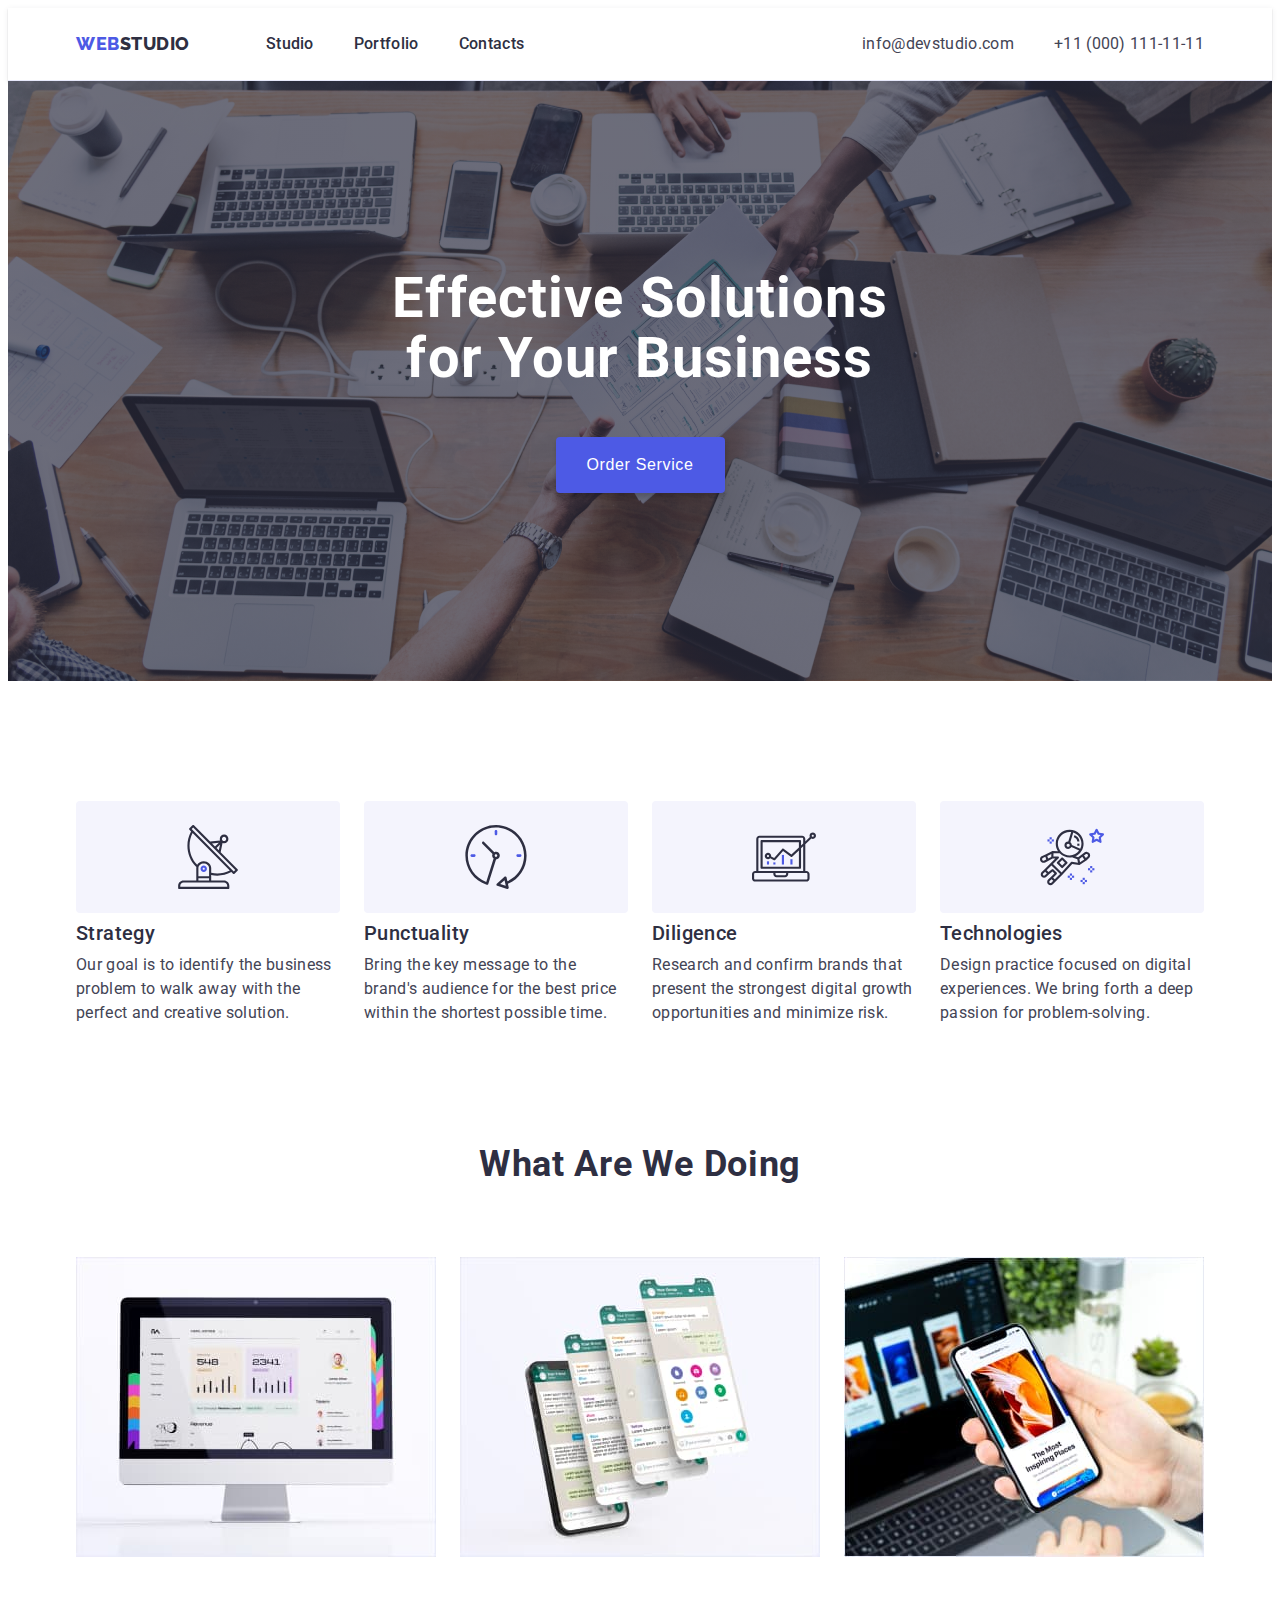
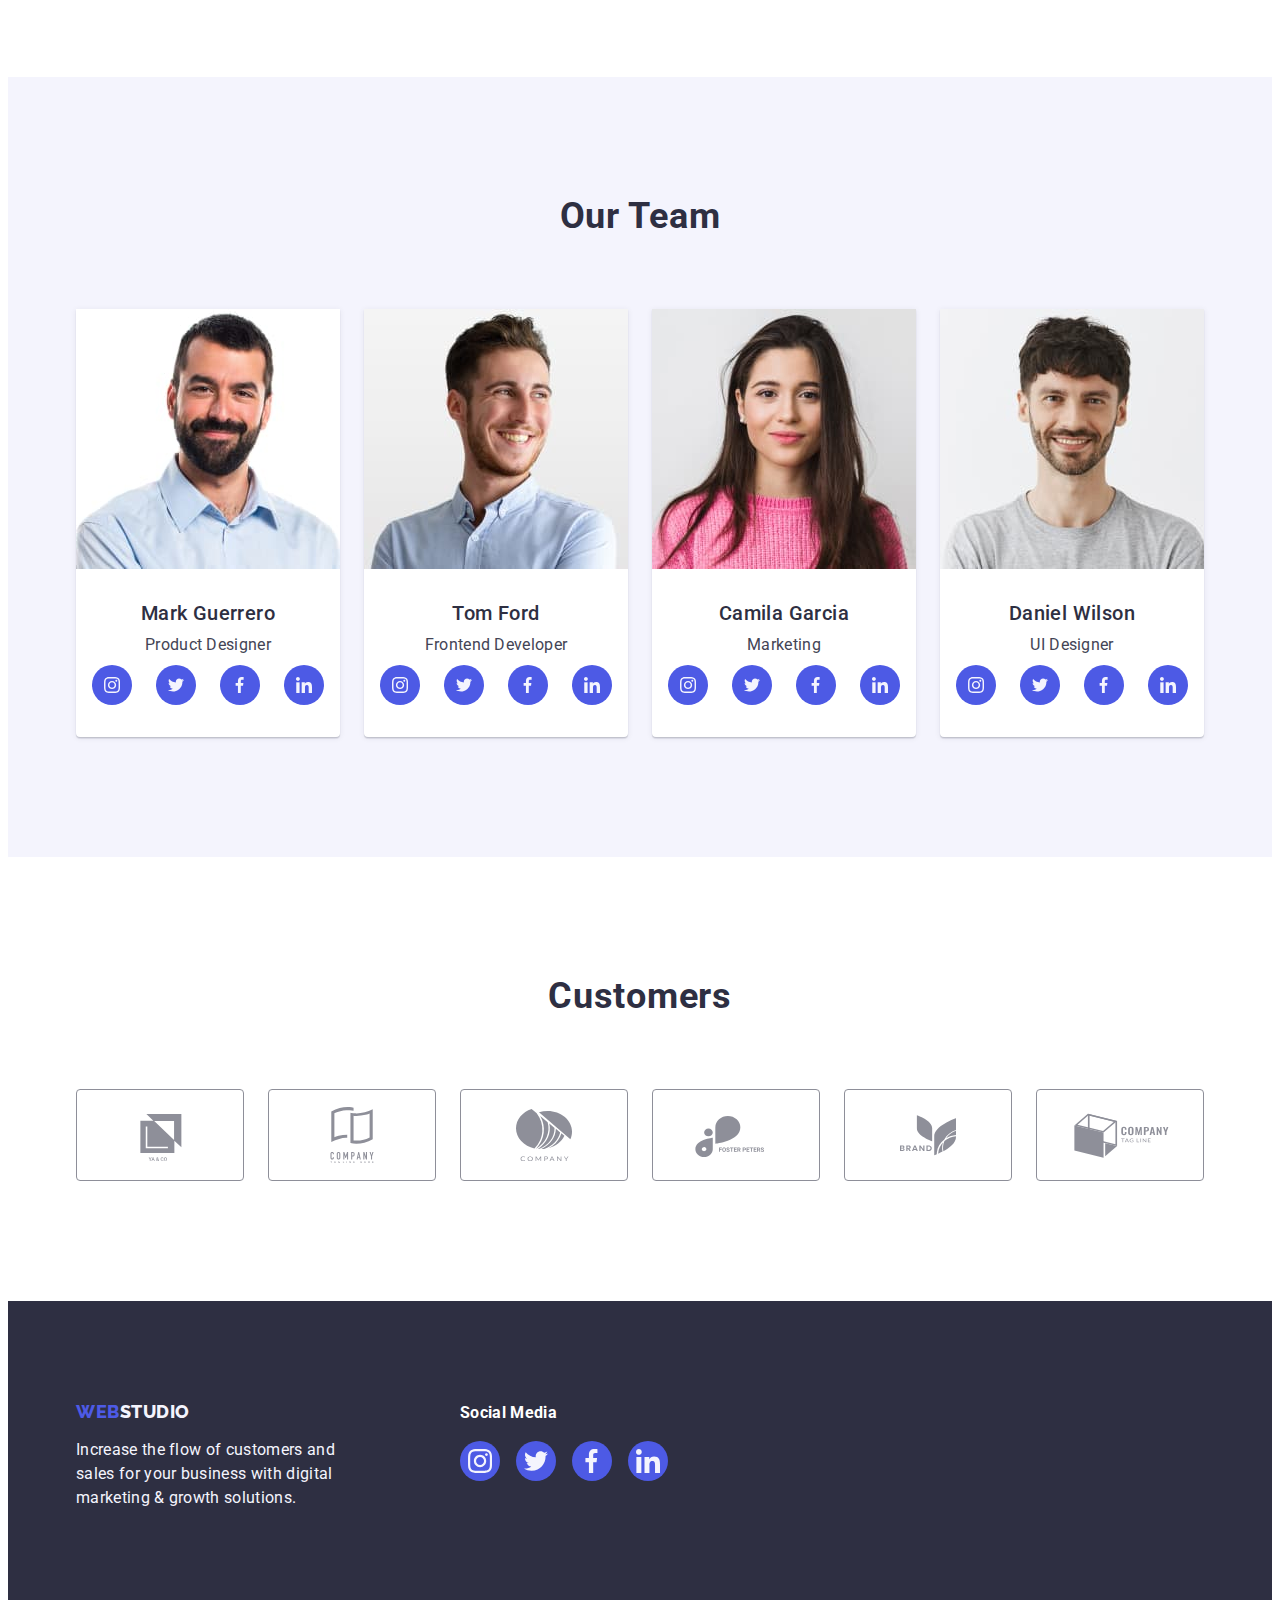
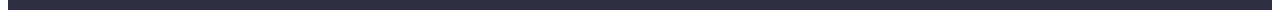
<file: index.html>
<!DOCTYPE html>
<html lang="en">
  <head>
    <meta charset="UTF-8" />
    <meta http-equiv="X-UA-Compatible" content="IE=edge" />
    <meta name="viewport" content="width=device-width, initial-scale=1.0" />
    <link rel="preconnect" href="https://fonts.googleapis.com" />
    <link rel="preconnect" href="https://fonts.gstatic.com" crossorigin />
    <link
      href="https://fonts.googleapis.com/css2?family=Raleway:wght@800&family=Roboto:wght@400;500;700;900&display=swap"
      rel="stylesheet"
    />
    <link
      rel="stylesheet"
      href="https://cdnjs.cloudflare.com/ajax/libs/modern-normalize/1.1.0/modern-normalize.min.css"
      integrity="sha512-wpPYUAdjBVSE4KJnH1VR1HeZfpl1ub8YT/NKx4PuQ5NmX2tKuGu6U/JRp5y+Y8XG2tV+wKQpNHVUX03MfMFn9Q=="
      crossorigin="anonymous"
      referrerpolicy="no-referrer"
    />
    <link rel="stylesheet" href="./css/styles.css" />
    <title>Document</title>
  </head>
  <body>
    <header class="header">
      <div class="header-container container">
        <nav class="header-nav">
          <a href="./index.html" class="header-link link"
            >Web<span class="logo-span">Studio</span></a
          >
          <ul class="list list header-list">
            <li class="list-header">
              <a href="./index.html" class="nav-link link">Studio</a>
            </li>
            <li class="list-header">
              <a href="./portfolio.html" class="nav-link link">Portfolio</a>
            </li>
            <li class="list-header">
              <a href="" class="nav-link link">Contacts</a>
            </li>
          </ul>
        </nav>
        <address class="address-link">
          <ul class="list list header-list-address">
            <li class="list-header">
              <a href="mailto:info@devstudio.com" class="contact-link link"
                >info@devstudio.com</a
              >
            </li>
            <li class="list-header">
              <a href="tel:+110001111111" class="contact-link link"
                >+11 (000) 111-11-11</a
              >
            </li>
          </ul>
        </address>
      </div>
    </header>
    <main>
      <section class="hero">
        <div class="container">
          <h1 class="title hero-title">
            Effective Solutions for Your Business
          </h1>
          <button type="button" class="button hero-button">
            Order Service
          </button>
        </div>
      </section>
      <section class="text-section">
        <div class="container">
          <h2 class="title-none visually-hidden">Features</h2>
          <ul class="list main-list">
            <li class="main-item">
              <div class="features-container">
                <svg width="64px" height="64px" class="features-icon">
                  <use href="./images/icons.svg#icon-main1"></use>
                </svg>
              </div>
              <h3 class="main-name">Strategy</h3>
              <p class="list-text">
                Our goal is to identify the business problem to walk away with
                the perfect and creative solution.
              </p>
            </li>
            <li class="main-item">
              <div class="features-container">
                <svg width="64px" height="64px" class="features-icon">
                  <use href="./images/icons.svg#icon-main2"></use>
                </svg>
              </div>
              <h3 class="main-name">Punctuality</h3>
              <p class="list-text">
                Bring the key message to the brand's audience for the best price
                within the shortest possible time.
              </p>
            </li>
            <li class="main-item">
              <div class="features-container">
                <svg width="64px" height="64px" class="features-icon">
                  <use href="./images/icons.svg#icon-main3"></use>
                </svg>
              </div>
              <h3 class="main-name">Diligence</h3>
              <p class="list-text">
                Research and confirm brands that present the strongest digital
                growth opportunities and minimize risk.
              </p>
            </li>
            <li class="main-item">
              <div class="features-container">
                <svg width="64px" height="64px" class="features-icon">
                  <use href="./images/icons.svg#icon-main4"></use>
                </svg>
              </div>
              <h3 class="main-name">Technologies</h3>
              <p class="list-text">
                Design practice focused on digital experiences. We bring forth a
                deep passion for problem-solving.
              </p>
            </li>
          </ul>
        </div>
      </section>
      <section class="section-appearance">
        <div class="container">
          <h2 class="title-list appearance-name">What are we doing</h2>
          <ul class="list appearance-list">
            <li class="appearance-item">
              <img
                src="./images/rec1.jpg"
                alt="computer version of the site"
                width="360"
              />
            </li>
            <li class="appearance-item">
              <img
                src="./images/rec2.jpg"
                alt="mobile application"
                width="360"
              />
            </li>
            <li class="appearance-item">
              <img
                src="./images/rec3.jpg"
                alt="mobile version of the site"
                width="360"
              />
            </li>
          </ul>
        </div>
      </section>
      <section class="section-list team-section">
        <div class="container">
          <h2 class="title-list team-name">Our Team</h2>
          <ul class="list team-list">
            <li class="list-image team-item">
              <img
                src="./images/mark.jpg"
                alt="mark guerrero"
                width="264"
                height="260"
              />
              <div class="team-description">
                <h3 class="list-item">Mark Guerrero</h3>
                <p class="list-text team-text">Product Designer</p>
                <ul class="messeng-list-team">
                  <li class="messeng-item-team">
                    <a href class="messeng-link-team">
                      <svg class="messeng-icon-team" width="16px" height="16px">
                        <use href="./images/icons.svg#icon-instagram"></use>
                      </svg>
                    </a>
                  </li>
                  <li class="messeng-item-team">
                    <a href class="messeng-link-team">
                      <svg class="messeng-icon-team" width="16px" height="16px">
                        <use href="./images/icons.svg#icon-twitter"></use>
                      </svg>
                    </a>
                  </li>
                  <li class="messeng-item-team">
                    <a href class="messeng-link-team">
                      <svg class="messeng-icon-team" width="16px" height="16px">
                        <use href="./images/icons.svg#icon-facebook"></use>
                      </svg>
                    </a>
                  </li>
                  <li class="messeng-item-team">
                    <a href class="messeng-link-team">
                      <svg class="messeng-icon-team" width="16px" height="16px">
                        <use href="./images/icons.svg#icon-linkedin"></use>
                      </svg>
                    </a>
                  </li>
                </ul>
              </div>
            </li>
            <li class="list-image team-item">
              <img
                src="./images/tom.jpg"
                alt="tom ford"
                width="264"
                height="260"
              />
              <div class="team-description">
                <h3 class="list-item">Tom Ford</h3>
                <p class="list-text team-text">Frontend Developer</p>
                <ul class="messeng-list-team">
                  <li class="messeng-item-team">
                    <a href class="messeng-link-team">
                      <svg class="messeng-icon-team" width="16px" height="16px">
                        <use href="./images/icons.svg#icon-instagram"></use>
                      </svg>
                    </a>
                  </li>
                  <li class="messeng-item-team">
                    <a href class="messeng-link-team">
                      <svg class="messeng-icon-team" width="16px" height="16px">
                        <use href="./images/icons.svg#icon-twitter"></use>
                      </svg>
                    </a>
                  </li>
                  <li class="messeng-item-team">
                    <a href class="messeng-link-team">
                      <svg class="messeng-icon-team" width="16px" height="16px">
                        <use href="./images/icons.svg#icon-facebook"></use>
                      </svg>
                    </a>
                  </li>
                  <li class="messeng-item-team">
                    <a href class="messeng-link-team">
                      <svg class="messeng-icon-team" width="16px" height="16px">
                        <use href="./images/icons.svg#icon-linkedin"></use>
                      </svg>
                    </a>
                  </li>
                </ul>
              </div>
            </li>
            <li class="list-image team-item">
              <img
                src="./images/camila.jpg"
                alt="camila garcia"
                width="264"
                height="260"
              />
              <div class="team-description">
                <h3 class="list-item">Camila Garcia</h3>
                <p class="list-text team-text">Marketing</p>
                <ul class="messeng-list-team">
                  <li class="messeng-item-team">
                    <a href class="messeng-link-team">
                      <svg class="messeng-icon-team" width="16px" height="16px">
                        <use href="./images/icons.svg#icon-instagram"></use>
                      </svg>
                    </a>
                  </li>
                  <li class="messeng-item-team">
                    <a href class="messeng-link-team">
                      <svg class="messeng-icon-team" width="16px" height="16px">
                        <use href="./images/icons.svg#icon-twitter"></use>
                      </svg>
                    </a>
                  </li>
                  <li class="messeng-item-team">
                    <a href class="messeng-link-team">
                      <svg class="messeng-icon-team" width="16px" height="16px">
                        <use href="./images/icons.svg#icon-facebook"></use>
                      </svg>
                    </a>
                  </li>
                  <li class="messeng-item-team">
                    <a href class="messeng-link-team">
                      <svg class="messeng-icon-team" width="16px" height="16px">
                        <use href="./images/icons.svg#icon-linkedin"></use>
                      </svg>
                    </a>
                  </li>
                </ul>
              </div>
            </li>
            <li class="list-image team-item">
              <img
                src="./images/daniel.jpg"
                alt="daniel wilson"
                width="264"
                height="260"
              />
              <div class="team-description">
                <h3 class="list-item">Daniel Wilson</h3>
                <p class="list-text team-text">UI Designer</p>
                <ul class="messeng-list-team">
                  <li class="messeng-item-team">
                    <a href class="messeng-link-team">
                      <svg class="messeng-icon-team" width="16px" height="16px">
                        <use href="./images/icons.svg#icon-instagram"></use>
                      </svg>
                    </a>
                  </li>
                  <li class="messeng-item-team">
                    <a href class="messeng-link-team">
                      <svg class="messeng-icon-team" width="16px" height="16px">
                        <use href="./images/icons.svg#icon-twitter"></use>
                      </svg>
                    </a>
                  </li>
                  <li class="messeng-item-team">
                    <a href class="messeng-link-team">
                      <svg class="messeng-icon-team" width="16px" height="16px">
                        <use href="./images/icons.svg#icon-facebook"></use>
                      </svg>
                    </a>
                  </li>
                  <li class="messeng-item-team">
                    <a href class="messeng-link-team">
                      <svg class="messeng-icon-team" width="16px" height="16px">
                        <use href="./images/icons.svg#icon-linkedin"></use>
                      </svg>
                    </a>
                  </li>
                </ul>
              </div>
            </li>
          </ul>
        </div>
      </section>
      <section class="section-company">
        <div class="container">
          <h2 class="title-list title-company">Customers</h2>
          <ul class="company-list">
            <li class="company-item">
              <a href class="company-link">
                <svg class="company-icon" width="104px" height="56px">
                  <use href="./images/icons.svg#icon-company1"></use>
                </svg>
              </a>
            </li>
            <li class="company-item">
              <a href class="company-link">
                <svg class="company-icon" width="104px" height="56px">
                  <use href="./images/icons.svg#icon-company2"></use>
                </svg>
              </a>
            </li>
            <li class="company-item">
              <a href class="company-link">
                <svg class="company-icon" width="104px" height="56px">
                  <use href="./images/icons.svg#icon-company3"></use>
                </svg>
              </a>
            </li>
            <li class="company-item">
              <a href class="company-link">
                <svg class="company-icon" width="104px" height="56px">
                  <use href="./images/icons.svg#icon-company4"></use>
                </svg>
              </a>
            </li>
            <li class="company-item">
              <a href class="company-link">
                <svg class="company-icon" width="104px" height="56px">
                  <use href="./images/icons.svg#icon-company5"></use>
                </svg>
              </a>
            </li>
            <li class="company-item">
              <a href class="company-link">
                <svg class="company-icon" width="104px" height="56px">
                  <use href="./images/icons.svg#icon-company6"></use>
                </svg>
              </a>
            </li>
          </ul>
        </div>
      </section>
    </main>
    <footer class="footer section-footer">
      <div class="container footer-container">
        <div class="footer-info">
          <a href="./index.html" class="header-link link"
            >Web<span class="footer-span">Studio</span></a
          >
          <p class="footer-text text-footer">
            Increase the flow of customers and sales for your business with
            digital marketing & growth solutions.
          </p>
        </div>
        <div class="social-media-container">
          <h3 class="title-list title-social-media">Social media</h3>
          <ul class="list-social-media">
            <li class="social-media-item">
              <a href="" class="social-media-link">
                <svg class="social-media-icon" width="24px" height="24px">
                  <use href="./images/icons.svg#icon-instagram"></use>
                </svg>
              </a>
            </li>
            <li class="social-media-item">
              <a href="" class="social-media-link">
                <svg class="social-media-icon" width="24px" height="24px">
                  <use href="./images/icons.svg#icon-twitter"></use>
                </svg>
              </a>
            </li>
            <li class="social-media-item">
              <a href="" class="social-media-link">
                <svg class="social-media-icon" width="24px" height="24px">
                  <use href="./images/icons.svg#icon-facebook"></use>
                </svg>
              </a>
            </li>
            <li class="social-media-item">
              <a href="" class="social-media-link">
                <svg class="social-media-icon" width="24px" height="24px">
                  <use href="./images/icons.svg#icon-linkedin"></use>
                </svg>
              </a>
            </li>
          </ul>
        </div>
      </div>
    </footer>
  </body>
</html>
</file>
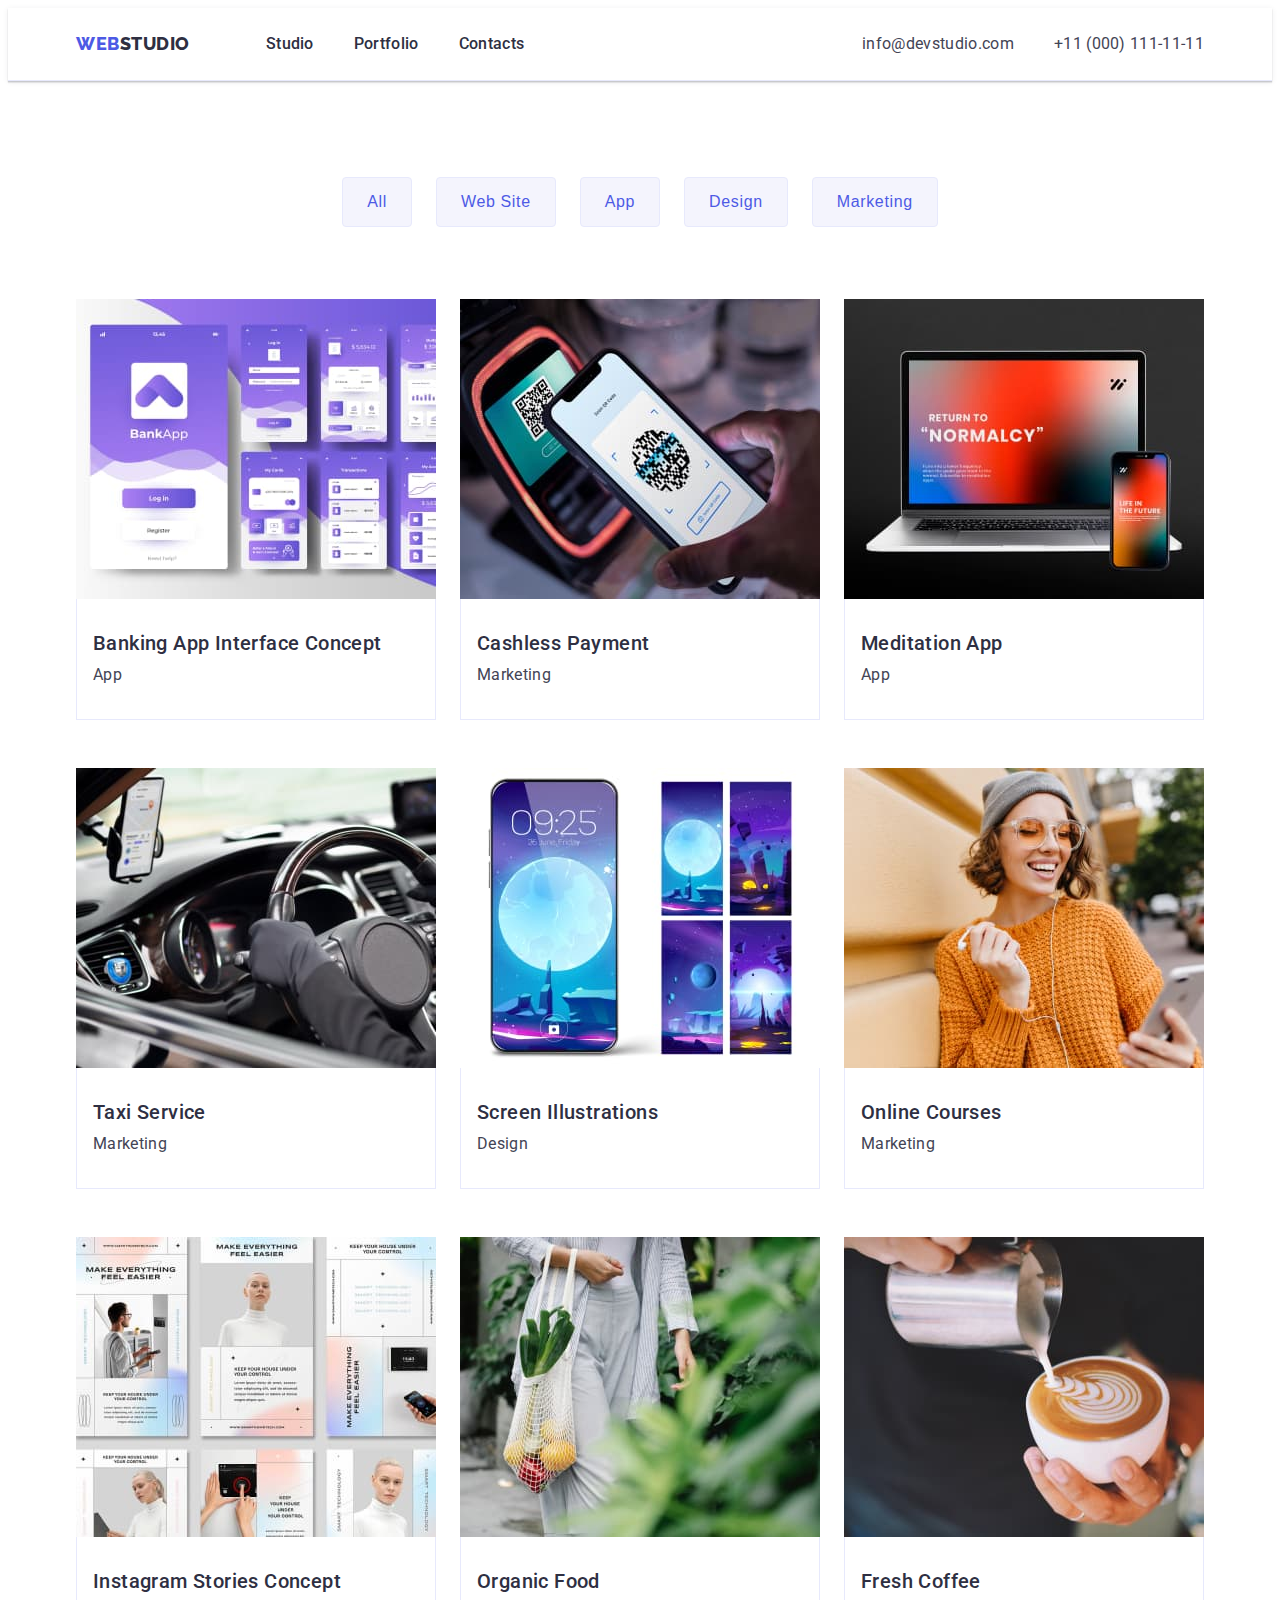
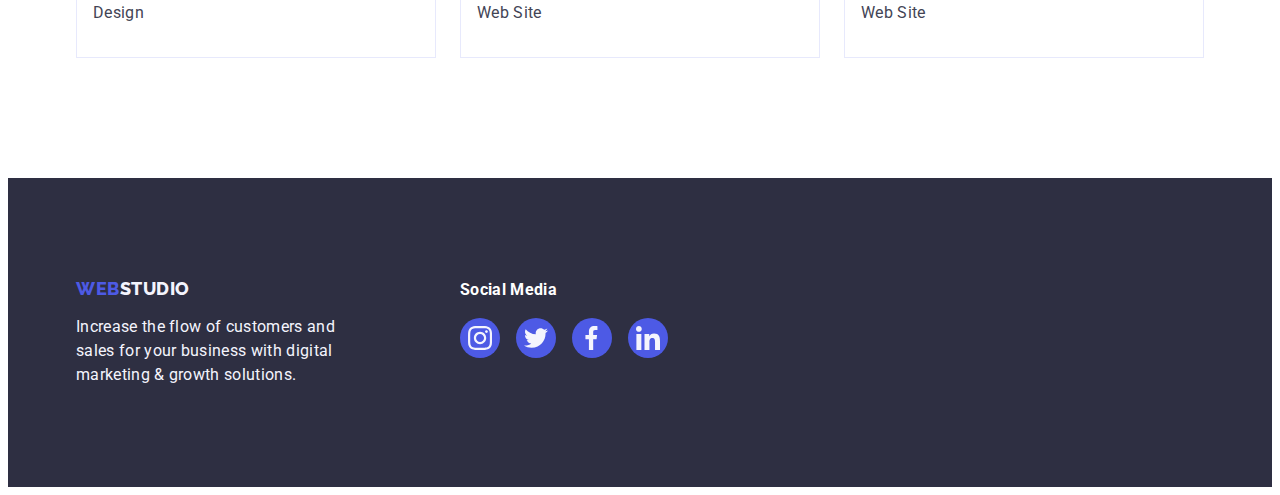
<file: portfolio.html>
<!DOCTYPE html>
<html lang="en">
  <head>
    <meta charset="UTF-8" />
    <meta http-equiv="X-UA-Compatible" content="IE=edge" />
    <meta name="viewport" content="width=device-width, initial-scale=1.0" />
    <link rel="preconnect" href="https://fonts.googleapis.com" />
    <link rel="preconnect" href="https://fonts.gstatic.com" crossorigin />
    <link
      href="https://fonts.googleapis.com/css2?family=Raleway:wght@800&family=Roboto:wght@400;500;700;900&display=swap"
      rel="stylesheet"
    />
    <link
      rel="stylesheet"
      href="https://cdnjs.cloudflare.com/ajax/libs/modern-normalize/1.1.0/modern-normalize.min.css"
      integrity="sha512-wpPYUAdjBVSE4KJnH1VR1HeZfpl1ub8YT/NKx4PuQ5NmX2tKuGu6U/JRp5y+Y8XG2tV+wKQpNHVUX03MfMFn9Q=="
      crossorigin="anonymous"
      referrerpolicy="no-referrer"
    />
    <link rel="stylesheet" href="./css/styles.css" />
    <title>Document</title>
  </head>
  <body>
    <header class="header">
      <div class="header-container container">
        <nav class="header-nav">
          <a href="./index.html" class="header-link link"
            >Web<span class="logo-span">Studio</span></a
          >
          <ul class="list list header-list">
            <li class="list-header">
              <a href="./index.html" class="nav-link link">Studio</a>
            </li>
            <li class="list-header">
              <a href="./portfolio.html" class="nav-link link">Portfolio</a>
            </li>
            <li class="list-header">
              <a href="" class="nav-link link">Contacts</a>
            </li>
          </ul>
        </nav>
        <address class="address-link">
          <ul class="list list header-list-address">
            <li class="list-header">
              <a href="mailto:info@devstudio.com" class="contact-link link"
                >info@devstudio.com</a
              >
            </li>
            <li class="list-header">
              <a href="tel:+110001111111" class="contact-link link"
                >+11 (000) 111-11-11</a
              >
            </li>
          </ul>
        </address>
      </div>
    </header>
    <main>
      <section class="section-filtres">
        <div class="container">
          <h1 class="title-none visually-hidden">Features</h1>
          <ul class="list filtres-list">
            <li class="filtres-item">
              <button class="button-list" type="button">All</button>
            </li>
            <li class="filtres-item">
              <button class="button-list" type="button">Web Site</button>
            </li>
            <li class="filtres-item">
              <button class="button-list" type="button">App</button>
            </li>
            <li class="filtres-item">
              <button class="button-list" type="button">Design</button>
            </li>
            <li class="filtres-item">
              <button class="button-list" type="button">Marketing</button>
            </li>
          </ul>
          <ul class="filtres-list-item list">
            <li class="filtres-item-img">
              <a href="" class="filtres-link">
                <img
                  src="./images/interface1concept.jpg"
                  alt="banking app interface concept"
                  width="360"
                  height="300"
                />
                <div class="filtres-items">
                  <h2 class="list-item">Banking App Interface Concept</h2>
                  <p class="list-text">App</p>
                </div>
              </a>
            </li>
            <li class="filtres-item-img">
              <a href="" class="filtres-link link">
                <img
                  src="./images/cashless2payment.jpg"
                  alt="cashless payment"
                  width="360"
                  height="300"
                />
                <div class="filtres-items">
                  <h2 class="list-item">Cashless Payment</h2>
                  <p class="list-text">Marketing</p>
                </div>
              </a>
            </li>
            <li class="filtres-item-img">
              <a href="" class="filtres-link link">
                <img
                  src="./images/meditation3app.jpg"
                  alt="meditation app"
                  width="360"
                  height="300"
                />
                <div class="filtres-items">
                  <h2 class="list-item">Meditation App</h2>
                  <p class="list-text">App</p>
                </div>
              </a>
            </li>
            <li class="filtres-item-img">
              <a href="" class="filtres-link link">
                <img
                  src="./images/taxi4service.jpg"
                  alt="taxi service"
                  width="360"
                  height="300"
                />
                <div class="filtres-items">
                  <h2 class="list-item">Taxi Service</h2>
                  <p class="list-text">Marketing</p>
                </div>
              </a>
            </li>
            <li class="filtres-item-img">
              <a href="" class="filtres-link link">
                <img
                  src="./images/screen5illustrations.jpg"
                  alt="screen illustrations"
                  width="360"
                  height="300"
                />
                <div class="filtres-items">
                  <h2 class="list-item">Screen Illustrations</h2>
                  <p class="list-text">Design</p>
                </div>
              </a>
            </li>
            <li class="filtres-item-img">
              <a href="" class="filtres-link link">
                <img
                  src="./images/online6courses.jpg"
                  alt="online courses"
                  width="360"
                  height="300"
                />
                <div class="filtres-items">
                  <h2 class="list-item">Online Courses</h2>
                  <p class="list-text">Marketing</p>
                </div>
              </a>
            </li>
            <li class="filtres-item-img">
              <a href="" class="filtres-link link">
                <img
                  src="./images/instagram7stories7concept.jpg"
                  alt="instagram stories concept"
                  width="360"
                  height="300"
                />
                <div class="filtres-items">
                  <h2 class="list-item">Instagram Stories Concept</h2>
                  <p class="list-text">Design</p>
                </div>
              </a>
            </li>
            <li class="filtres-item-img">
              <a href="" class="filtres-link link">
                <img
                  src="./images/organic8food.jpg"
                  alt="organic food"
                  width="360"
                  height="300"
                />
                <div class="filtres-items">
                  <h2 class="list-item">Organic Food</h2>
                  <p class="list-text">Web Site</p>
                </div>
              </a>
            </li>
            <li class="filtres-item-img">
              <a href="" class="filtres-link link">
                <img
                  src="./images/fresh9coffee.jpg"
                  alt="fresh coffee"
                  width="360"
                  height="300"
                />
                <div class="filtres-items">
                  <h2 class="list-item">Fresh Coffee</h2>
                  <p class="list-text">Web Site</p>
                </div>
              </a>
            </li>
          </ul>
        </div>
      </section>
    </main>
    <footer class="footer section-footer">
      <div class="container footer-container">
        <div class="footer-info">
          <a href="./index.html" class="header-link link"
            >Web<span class="footer-span">Studio</span></a
          >
          <p class="footer-text text-footer">
            Increase the flow of customers and sales for your business with
            digital marketing & growth solutions.
          </p>
        </div>
        <div class="social-media-container">
          <h3 class="title-list title-social-media">Social media</h3>
          <ul class="list-social-media">
            <li class="social-media-item">
              <a href="" class="social-media-link">
                <svg class="social-media-icon" width="24px" height="24px">
                  <use href="./images/icons.svg#icon-instagram"></use>
                </svg>
              </a>
            </li>
            <li class="social-media-item">
              <a href="" class="social-media-link">
                <svg class="social-media-icon" width="24px" height="24px">
                  <use href="./images/icons.svg#icon-twitter"></use>
                </svg>
              </a>
            </li>
            <li class="social-media-item">
              <a href="" class="social-media-link">
                <svg class="social-media-icon" width="24px" height="24px">
                  <use href="./images/icons.svg#icon-facebook"></use>
                </svg>
              </a>
            </li>
            <li class="social-media-item">
              <a href="" class="social-media-link">
                <svg class="social-media-icon" width="24px" height="24px">
                  <use href="./images/icons.svg#icon-linkedin"></use>
                </svg>
              </a>
            </li>
          </ul>
        </div>
      </div>
    </footer>
  </body>
</html>
</file>
<file: css/styles.css>
body {
font-family: "Roboto", sans-serif;
background-color: var(--color-white);
color: var(--color-slate);
}

button {
    cursor: pointer;
}
*,
::after,
::before {
    box-sizing: border-box;
}

:root {
    --color-iris: #4d5ae5;
    --color-ocean: #404bbf;
    --color-navy-blue: #2e2f42;
    --color-green: #31d0aa;
    --color-slate: #434455;
    --color-light-slate: #8e8f99;
    --color-cornflower: #e7e9fc;
    --color-cloud: #f4f4fd;
    --color-navy-blue-modal: #2e2f42;
    --color-grey: #2e2f42;
    --color-white: #ffffff;
    --color-dairy: #fcfcfc;
    --hero-gradient: linear-gradient(rgba(46, 47, 66, 0.7),
        rgba(46, 47, 66, 0.7));
}



a {
    text-decoration: none;
}

ul {
    list-style-type: none;
    margin: 0;
    padding: 0;
}

p {
    list-style-type: none;
    margin: 0;
    padding: 0;
}

h1, h2, h3, h4, h5 {
    list-style-type: none;
    margin: 0;
    padding: 0;
}

img {
    display: block;
    max-width: 200%;
    height: auto;
}

li {
    list-style-type: none;
}

.link {
    text-decoration: none;
}

.list{
list-style: none;
}


.address-list {
    font-style: normal
}


.nav-link {
        font-weight: 500;
        font-size: 16px;
        line-height: 1.5;
        letter-spacing: 0.02em;
        color: var(--color-navy-blue);
        display: block;
        padding-top: 24px;
        padding-bottom: 24px;
}

.nav-link:hover {
color: var(--color-ocean);
}

.nav-link:focus {
color: var(--color-ocean);
}

.address-link {
    font-style: normal
}

.header-link {
        font-family: "Raleway", sans-serif;
        font-weight: 800;
        font-size: 18px;
        line-height: 1.17;
        color: var(--color-iris);
        letter-spacing: 0.03em;
        text-transform: uppercase;
        display: inline-block;
        text-align: center;
}

.logo-span {
    color: var(--color-navy-blue);
}

.footer-title {
            font-weight: 800;
            font-size: 18px;
            line-height: 1.16;
            color: var(--color-cloud);
}


.contact-link {
        font-weight: 400;
        font-size: 16px;
        line-height: 1.5;
        letter-spacing: 0.02em;
        color: var(--color-slate);
}

.contact-link:focus,
.contact-link:hover {
    color: var(--color-ocean);
}


.button {
    font-weight: 500;
    font-size: 16px;
    line-height: 1.5;
    background-color: var(--color-iris);
    color: var(--color-white);
    letter-spacing: 0.04em;
    box-shadow: 0px 4px 4px rgba(0, 0, 0, 0.15);
}


.button:hover,
.button:focus {
    color: var(--color-white);
    background-color: var(--color-ocean);
}

 .button-list{
        font-weight: 500;
        font-size: 16px;
        line-height: 1.5;
        color: var(--color-iris);
        background-color: var(--color-cloud);
        letter-spacing: 0.04em;
        display: inline-block;
        padding: 12px 24px;
        border-radius: 4px;
        border: 1px solid #E7E9FC;
        
}
.button-list:focus,
.button-list:hover {
    background-color:var(--color-ocean) ;
    color: var(--color-white);
    box-shadow: 0px 3px 1px rgba(0, 0, 0, 0.1), 0px 2px 1px rgba(0, 0, 0, 0.08), 0px 2px 2px rgba(0, 0, 0, 0.12);
    border-color: transparent;
}



.main-name {
    font-weight: 500;
    font-size: 20px;
    line-height: 1.2;
    letter-spacing: 0.02em;
    color: var(--color-grey);
    text-align: left;
    text-transform: capitalize;
    margin-bottom: 8px;
}

.list-item {
        font-weight: 500;
            font-size: 20px;
            line-height: 1.2;
            letter-spacing: 0.02em;
            color: var(--color-grey);
            text-transform: capitalize;
            margin-bottom: 8px;
}

.list-text {
    font-size: 16px;
    line-height: 1.5;
    letter-spacing: 0.02em;
    color: var(--color-slate);
}

.title-list {
        font-weight: 700;
        font-size: 36px;
        line-height: 1.11;
        color: var(--color-navy-blue);
        text-align: center;
        text-transform: capitalize;
        letter-spacing: 0.02em
}

.title {
        font-weight: 700;
        font-size: 56px;
        line-height: 1.07;
        text-align: center;
        letter-spacing: 0.02em;
        color: var(--color-white);     
}


.section-list {
background-color: var(--color-cloud);
}

.list-image {
    background-color: var(--color-white);
}

.footer {
    background-color: var(--color-navy-blue);
}

.footer-span {
    color: var(--color-cloud);
}

.footer-text {
    font-size: 16px;
    line-height: 1.5;
    letter-spacing: 0.02em;
    color: var(--color-cloud);
    margin-top: 16px;
}

/* ========================== Header ========================== */
.container{
        width: 1158px;
        padding-left: 15px;
        padding-right: 15px;
        margin-left: auto;
        margin-right: auto;
    }
.header {
    border-bottom: 1px solid #e7e9fc;
    box-shadow: 0px 1px 6px rgba(46, 47, 66, 0.08),
            0px 1px 1px rgba(46, 47, 66, 0.16),
            0px 2px 1px rgba(46, 47, 66, 0.08);
}

.header-container{
    display: flex;
    max-width: 1158px;
    margin: 0 auto;
    justify-content: space-between;
    padding: 0 15px;
}

/* navigation */
.header-nav{
    align-items: center;
    display: flex;
}

/* all li */
.header-list {
    display: flex;
    gap: 40px;
    margin-left: 76px;

}
/* email telefon */
.header-list-address{
    display: flex;
    align-items: center;
    gap: 40px;
    padding-top: 24px;
    padding-bottom: 24px;
}
/*=================================== TITLE BUTTON ===========================*/
/*section*/
.hero {
    max-width: 1440px;
    padding-top: 188px;
    padding-bottom: 188px;
    background-color: #2e2f42;
    margin-right: auto;
    margin-left: auto;
    background-image: var(--hero-gradient), url(../images/peopleoffice.jpg);
    background-position: center;
    background-repeat: no-repeat;
    background-size: cover;
}
.features-container {
    display: flex;
    justify-content: center;
    align-items: center;
    margin-bottom: 8px;
    border-radius: 4px;
    background-color: var(--color-cloud);
    padding-top: 24px;
    padding-bottom: 24px;
}

.features-icon{
}

/*title*/
.hero-title{
    display: block;
    width: 496px;
    margin: 0 auto;
    margin-bottom: 48px;
 }
 
/*button*/
.hero-button{
    display: block;
    width: 169px;
    margin: 0 auto;
    width: 169px;
    height: 56px;
    border: 0;
    border-radius: 4px;
}

/* ============================== Main text content ===============================*/
.title-none{
    margin-bottom: 72px;
    font-weight: 700;
    font-size: 36px;
    line-height: 1.11;
    letter-spacing: 0.02em;
    text-align: center;
    text-transform: capitalize;
    color: var(--dark-color);
}

.visually-hidden {
    position: absolute;
    width: 1px;
    height: 1px;
    margin: -1px;
    border: 0;
    padding: 0;
    white-space: nowrap;
    clip-path: inset(100%);
    clip: rect(0 0 0 0);
    overflow: hidden;
}
/* sections */
.text-section{
    padding-top: 120px;
    padding-bottom: 120px;
}
/* ul =*/
.main-list{
    display: flex;
    justify-content: space-between;
    gap: 24px;
}
/* li */
.main-item {
    flex-basis: calc((100% - 72px)/4);
}
/* =============================== section-appearance ===================================== */
.section-appearance{
    padding-bottom: 120px;
}
.appearance-name{
    margin: 0 auto;
margin-bottom: 72px;
}
.appearance-list{
display: flex;
justify-content: space-between;
gap: 24px;
}
.appearance-item{
flex-basis: calc((100% - 48px)/3);
}
/* ======================================= team-section ============================================= */
.team-section{
padding-bottom: 120px;
padding-top: 120px;
}
.team-name{
margin-bottom: 72px;
}
.team-list{
    display: flex;
    justify-content: space-between;
    gap: 24px;
}
.team-item{
    height: 100%;
    flex-grow: 1;
    text-align: center;
    flex-basis: calc((100% - 72px)/4);
    border-radius: 0px 0px 4px 4px;
    box-shadow: 0px 1px 6px rgba(46, 47, 66, 0.08), 0px 1px 1px rgba(46, 47, 66, 0.16), 0px 2px 1px rgba(46, 47, 66, 0.08);
}
.team-description{
    padding-top: 32px;
    padding-bottom: 32px;
}
/* Ul messeng */
.messeng-list-team {
    display: flex;
    margin-top: 8px;
    justify-content: center;
    gap: 24px;}

.messeng-link-team{
display: flex;
width: 40px; 
height: 40px;
justify-content: center;
align-items: center;
border-radius: 50%;
cursor: pointer;
background-color: var(--color-iris);
}
.messeng-icon-team{
    fill: var(--color-cloud);
}

.messeng-link-team:hover,
.messeng-link-team:focus {
    background-color: var(--color-ocean);
}

/* ==================== customers =================== */
/* section */
.section-company{
display: block;
padding-top: 120px;
padding-bottom: 120px;
}

/* title */
.title-company{
margin: 0 auto;
margin-bottom: 72px;
}
/* ul */
.company-list{
display: flex;
justify-content: space-between;
gap: 24px;
}
/* li */
.company-item{
flex-basis: calc((100% - 72px)/6);
}

.company-icon{
fill: var(--color-light-slate);
}
.company-link{
    display: flex;
    box-sizing: content-box;
    justify-content: center;
    align-items: center;
    border: 1px solid var(--color-light-slate);
    border-radius: 4px;
    padding-top: 17px;
    padding-bottom: 17px;
}


.company-link:hover .company-icon,
.company-link:focus .company-icon{
fill: #404bbf;
}
a.company-link:hover{
    border-color: #404bbf;}
    .company-icon:focus{
        fill: #404bbf;
    }

/* =================== footer =========================*/
.section-footer{
    padding-top: 100px;
    padding-bottom: 100px;
}
.text-footer{
    width: 264px;
}
.footer-container{
    display: flex;
    gap: 120px;
}
.footer-info{
    max-width: 264px;
}
/* footer social media container */
.social-media-container{
display: flex;
    flex-direction: column;
}
/* title h3 */
.title-social-media{
    text-align: left;
    font-size: 16px;
    line-height: 24px;
    color: #ffffff;
    margin-bottom: 16px;

}
/* ul */
.list-social-media{
    display: flex;
    gap: 16px;
}
/* item li */
.social-media-item{   

}
/* link a */
.social-media-link{
display: flex;
    width: 40px;
    height: 40px;
    justify-content: center;
    align-items: center;
    border-radius: 50%;
    cursor: pointer;
    background-color: var(--color-iris);
}
.social-media-link:focus,
.social-media-link:hover{
background-color: var(--color-green);
}
/* icon svg */
.social-media-icon{
fill: var(--color-cloud);
}
/* ==================================  Portfolio section =================================== */
/* section*/
.section-filtres{
    padding-top: 96px;
    padding-bottom: 120px;
}
/* ul кнопки */
.filtres-list{
    display: flex;
    justify-content: center;
    margin-bottom: 72px;
    gap: 24px;
}
/* ul список категорій */
.filtres-list-item{
    display: flex;
        gap: 48px 24px;
        flex-wrap: wrap;
}
/* li вибір категорії */
.filtres-item-img{
flex-basis: calc((100% - 48px) / 3);
border-radius: 0px 0px 4px 4px;}


.filtres-link{
    display: flex;
    flex-direction: column;
    height: 100%;
}

.filtres-link:focus,
.filtres-link:hover{
box-shadow: 0px 1px 6px rgba(46, 47, 66, 0.08),
        0px 1px 1px rgba(46, 47, 66, 0.16),
        0px 2px 1px rgba(46, 47, 66, 0.08);
}
.filtres-items{
    flex-grow: 1;
    padding-top: 32px;
    padding: 32px 16px;
    padding-bottom: 32px;
    border-right: 1px solid var(--color-cornflower);
    border-bottom: 1px solid var(--color-cornflower);
    border-left: 1px solid var(--color-cornflower);
}
</file>
